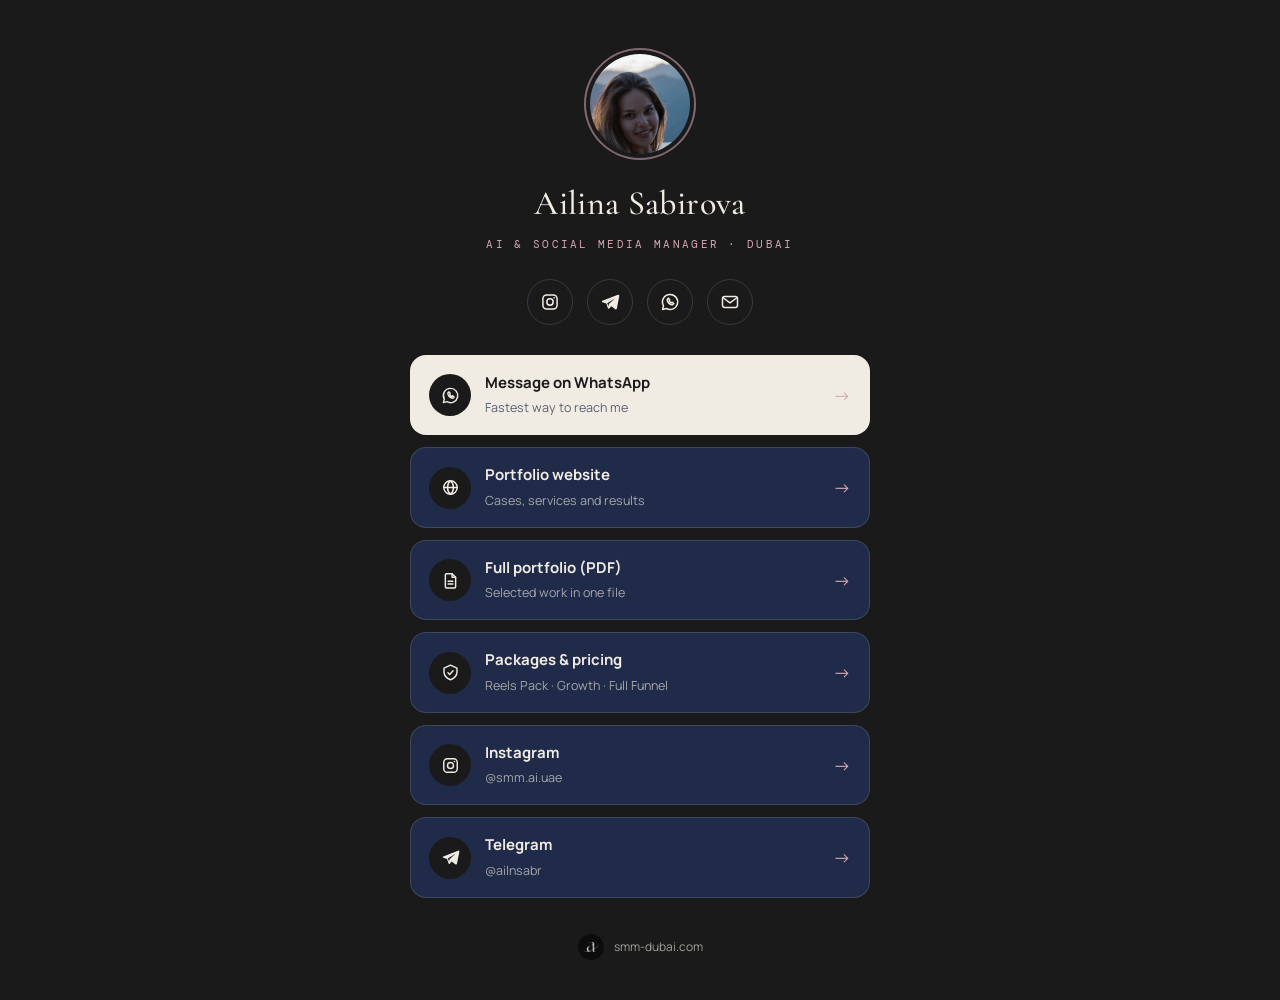
<file: bio.html>
<!DOCTYPE html>
<html lang="en">
<head>
<meta charset="utf-8">
<meta name="viewport" content="width=device-width, initial-scale=1">
<title>Ailina Sabirova — Links</title>
<meta name="description" content="AI & Social Media Manager · Dubai. All links: WhatsApp, portfolio, pricing, Instagram, Telegram.">
<link rel="canonical" href="https://smm-dubai.com/bio">
<meta property="og:type" content="profile">
<meta property="og:url" content="https://smm-dubai.com/bio">
<meta property="og:title" content="Ailina Sabirova — Links">
<meta property="og:description" content="AI & Social Media Manager · Dubai">
<meta property="og:image" content="https://smm-dubai.com/img/avatar.jpg">
<link rel="icon" type="image/png" sizes="32x32" href="/favicon-32.png">
<link rel="apple-touch-icon" href="/apple-touch-icon.png">
<link rel="preconnect" href="https://fonts.googleapis.com">
<link rel="preconnect" href="https://fonts.gstatic.com" crossorigin>
<link href="https://fonts.googleapis.com/css2?family=Cormorant+Garamond:ital,wght@0,400;0,500;0,600;1,400&family=Manrope:wght@400;500;600;700&family=DM+Mono:wght@400;500&display=swap" rel="stylesheet">
<style>
  :root{
    --ink:#1A1A1A; --navy:#1F2B48; --cream:#F1ECE3; --rose:#D6A8B4;
    --dim:rgba(241,236,227,.64); --line:rgba(241,236,227,.14);
  }
  *{box-sizing:border-box;margin:0;padding:0}
  body{background:var(--ink);color:var(--cream);font-family:"Manrope",system-ui,sans-serif;line-height:1.5;
       min-height:100vh;display:flex;flex-direction:column;align-items:center;padding:48px 20px 40px}
  a{color:inherit;text-decoration:none}
  .avatar{width:112px;height:112px;border-radius:50%;object-fit:cover;border:2px solid rgba(214,168,180,.55);padding:4px;background:var(--ink)}
  h1{font-family:"Cormorant Garamond",Georgia,serif;font-weight:500;font-size:34px;margin-top:18px;letter-spacing:.01em}
  .role{font-family:"DM Mono",monospace;font-size:10.5px;letter-spacing:.22em;text-transform:uppercase;color:var(--rose);margin-top:8px;text-align:center}
  .icons{display:flex;gap:14px;margin:26px 0 6px}
  .icons a{width:46px;height:46px;border-radius:50%;border:1.5px solid var(--line);display:flex;align-items:center;justify-content:center;transition:border-color .15s ease,transform .15s ease}
  .icons a:hover{border-color:var(--rose);transform:translateY(-2px)}
  .icons svg{width:20px;height:20px}
  .cards{width:100%;max-width:460px;display:flex;flex-direction:column;gap:12px;margin-top:24px}
  .card{display:flex;align-items:center;gap:14px;background:var(--navy);border:1px solid var(--line);border-radius:16px;padding:16px 18px;transition:transform .15s ease,border-color .15s ease}
  .card:hover{transform:translateY(-2px);border-color:rgba(214,168,180,.5)}
  .card.hot{background:var(--cream);color:var(--ink)}
  .card i{width:42px;height:42px;flex:0 0 42px;border-radius:50%;background:var(--ink);color:var(--cream);display:flex;align-items:center;justify-content:center;font-style:normal}
  .card.hot i{background:var(--ink)}
  .card svg{width:19px;height:19px}
  .card b{display:block;font-size:15px}
  .card small{font-size:12.5px;color:var(--dim)}
  .card.hot small{color:rgba(31,43,72,.72)}
  .card .arr{margin-left:auto;color:var(--rose);font-size:18px}
  footer{margin-top:36px;display:flex;align-items:center;gap:10px;color:var(--dim);font-size:12px}
  footer img{width:26px;height:26px;border-radius:50%}
  @media (prefers-reduced-motion: reduce){.card,.icons a{transition:none}}
</style>
</head>
<body>
  <img class="avatar" src="img/avatar.jpg" alt="Ailina Sabirova" width="112" height="112">
  <h1>Ailina Sabirova</h1>
  <p class="role">AI &amp; Social Media Manager · Dubai</p>

  <div class="icons">
    <a href="https://instagram.com/smm.ai.uae" target="_blank" rel="noopener" aria-label="Instagram"><svg viewBox="0 0 24 24" fill="none" stroke="currentColor" stroke-width="1.8" stroke-linecap="round" aria-hidden="true"><rect x="3.5" y="3.5" width="17" height="17" rx="4.5"/><circle cx="12" cy="12" r="3.8"/><circle cx="17" cy="7" r="1" fill="currentColor" stroke="none"/></svg></a>
    <a href="https://t.me/ailnsabr" target="_blank" rel="noopener" aria-label="Telegram"><svg viewBox="0 0 24 24" fill="currentColor" aria-hidden="true"><path d="M21.5 3.4 2.9 10.6c-.9.36-.87 1.4.05 1.7l4.7 1.5 1.8 5.6c.27.84 1.03.95 1.6.35l2.5-2.6 4.9 3.6c.7.5 1.5.14 1.7-.75l3-15.1c.25-1.1-.66-1.86-1.65-1.5zM8.7 13.4l9.4-6-7.5 7-.3 3z"/></svg></a>
    <a href="https://wa.me/971555913413" target="_blank" rel="noopener" aria-label="WhatsApp"><svg viewBox="0 0 24 24" fill="none" stroke="currentColor" stroke-width="1.8" stroke-linecap="round" stroke-linejoin="round" aria-hidden="true"><path d="M12 3a9 9 0 0 0-7.8 13.5L3 21l4.7-1.2A9 9 0 1 0 12 3z"/><path d="M8.6 8.9c0 3.4 3.1 6.5 6.5 6.5l1.5-1.5-2-1.6-1.3.7a5.6 5.6 0 0 1-2.3-2.3l.7-1.3-1.6-2z"/></svg></a>
    <a href="mailto:ailinasabirova2410@gmail.com" aria-label="Email"><svg viewBox="0 0 24 24" fill="none" stroke="currentColor" stroke-width="1.8" stroke-linecap="round" stroke-linejoin="round" aria-hidden="true"><rect x="3" y="5.5" width="18" height="13" rx="2.5"/><path d="m4.5 7.5 7.5 5.5 7.5-5.5"/></svg></a>
  </div>

  <div class="cards">
    <a class="card hot" href="https://wa.me/971555913413" target="_blank" rel="noopener">
      <i><svg viewBox="0 0 24 24" fill="none" stroke="currentColor" stroke-width="1.8" stroke-linecap="round" stroke-linejoin="round" aria-hidden="true"><path d="M12 3a9 9 0 0 0-7.8 13.5L3 21l4.7-1.2A9 9 0 1 0 12 3z"/><path d="M8.6 8.9c0 3.4 3.1 6.5 6.5 6.5l1.5-1.5-2-1.6-1.3.7a5.6 5.6 0 0 1-2.3-2.3l.7-1.3-1.6-2z"/></svg></i>
      <span><b>Message on WhatsApp</b><small>Fastest way to reach me</small></span><span class="arr">→</span>
    </a>
    <a class="card" href="https://smm-dubai.com">
      <i><svg viewBox="0 0 24 24" fill="none" stroke="currentColor" stroke-width="1.8" stroke-linecap="round" aria-hidden="true"><circle cx="12" cy="12" r="8.5"/><path d="M3.5 12h17M12 3.5c2.5 2.3 3.8 5.2 3.8 8.5s-1.3 6.2-3.8 8.5c-2.5-2.3-3.8-5.2-3.8-8.5s1.3-6.2 3.8-8.5z"/></svg></i>
      <span><b>Portfolio website</b><small>Cases, services and results</small></span><span class="arr">→</span>
    </a>
    <a class="card" href="https://smm-dubai.com/portfolio.pdf" target="_blank" rel="noopener">
      <i><svg viewBox="0 0 24 24" fill="none" stroke="currentColor" stroke-width="1.8" stroke-linecap="round" stroke-linejoin="round" aria-hidden="true"><path d="M7 3.5h7l4.5 4.5v12a1.5 1.5 0 0 1-1.5 1.5H7a1.5 1.5 0 0 1-1.5-1.5v-15A1.5 1.5 0 0 1 7 3.5z"/><path d="M14 3.5V8h4.5M9 13h6M9 16.5h6"/></svg></i>
      <span><b>Full portfolio (PDF)</b><small>Selected work in one file</small></span><span class="arr">→</span>
    </a>
    <a class="card" href="https://smm-dubai.com/#pricing">
      <i><svg viewBox="0 0 24 24" fill="none" stroke="currentColor" stroke-width="1.8" stroke-linecap="round" stroke-linejoin="round" aria-hidden="true"><path d="M12 2.8 3.8 6.6v4.6c0 5 3.4 8.3 8.2 10 4.8-1.7 8.2-5 8.2-10V6.6z"/><path d="M8.8 12.2l2.2 2.2 4.2-4.6"/></svg></i>
      <span><b>Packages &amp; pricing</b><small>Reels Pack · Growth · Full Funnel</small></span><span class="arr">→</span>
    </a>
    <a class="card" href="https://instagram.com/smm.ai.uae" target="_blank" rel="noopener">
      <i><svg viewBox="0 0 24 24" fill="none" stroke="currentColor" stroke-width="1.8" stroke-linecap="round" aria-hidden="true"><rect x="3.5" y="3.5" width="17" height="17" rx="4.5"/><circle cx="12" cy="12" r="3.8"/><circle cx="17" cy="7" r="1" fill="currentColor" stroke="none"/></svg></i>
      <span><b>Instagram</b><small>@smm.ai.uae</small></span><span class="arr">→</span>
    </a>
    <a class="card" href="https://t.me/ailnsabr" target="_blank" rel="noopener">
      <i><svg viewBox="0 0 24 24" fill="currentColor" aria-hidden="true"><path d="M21.5 3.4 2.9 10.6c-.9.36-.87 1.4.05 1.7l4.7 1.5 1.8 5.6c.27.84 1.03.95 1.6.35l2.5-2.6 4.9 3.6c.7.5 1.5.14 1.7-.75l3-15.1c.25-1.1-.66-1.86-1.65-1.5zM8.7 13.4l9.4-6-7.5 7-.3 3z"/></svg></i>
      <span><b>Telegram</b><small>@ailnsabr</small></span><span class="arr">→</span>
    </a>
  </div>

  <footer><img src="img/logo.png" alt=""><span>smm-dubai.com</span></footer>
</body>
</html>
</file>
